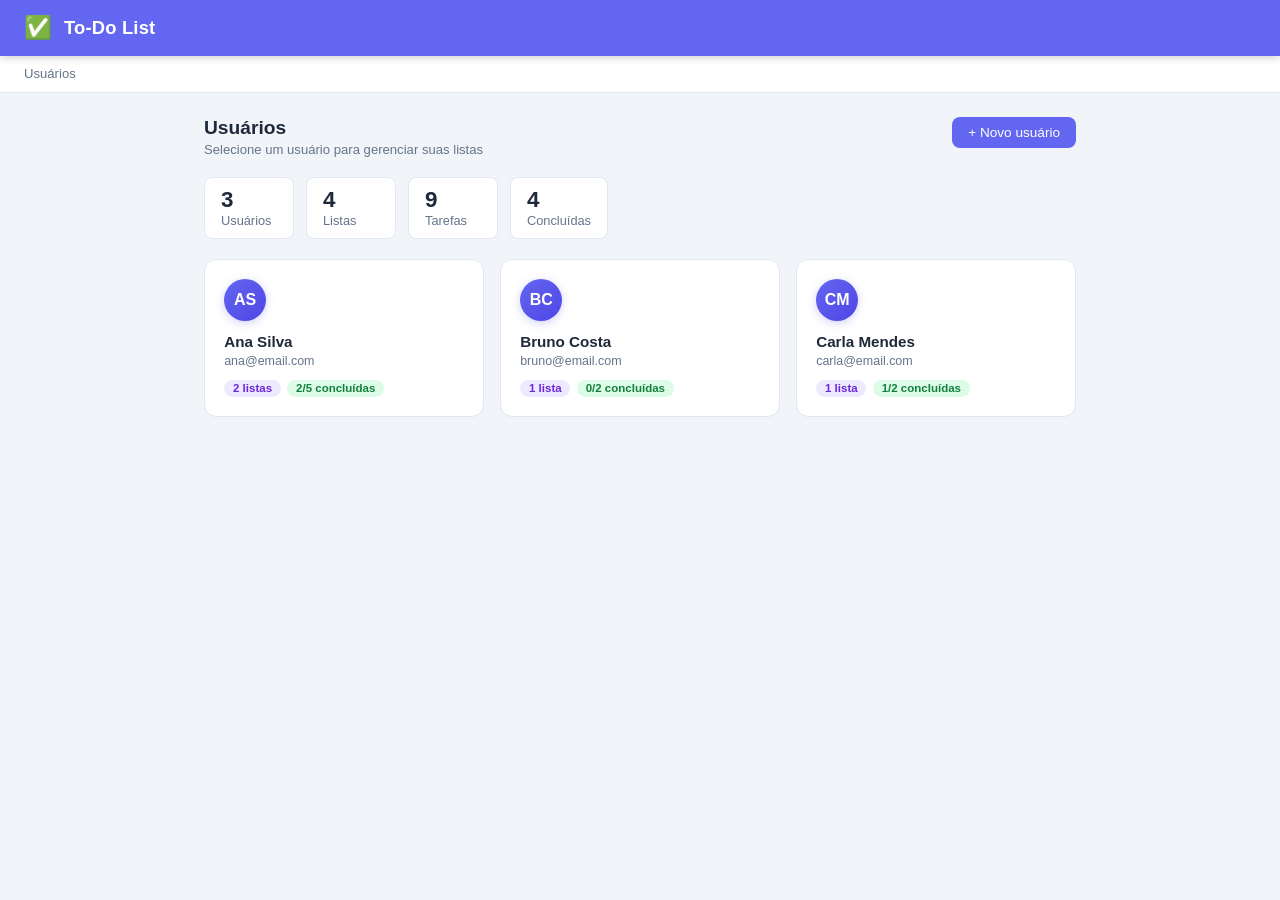
<file: index.html>
<!DOCTYPE html>
<html lang="pt-BR">
<head>
  <meta charset="UTF-8">
  <meta name="viewport" content="width=device-width, initial-scale=1.0">
  <title>Usuários — To-Do List</title>
  <link rel="stylesheet" href="style.css">
</head>
<body>

<header>
  <span class="header-icon">✅</span>
  <h1>To-Do List</h1>
</header>

<nav class="breadcrumb">
  <span>Usuários</span>
</nav>

<main>
  <div class="section-header">
    <div>
      <h2>Usuários</h2>
      <p>Selecione um usuário para gerenciar suas listas</p>
    </div>
    <a href="#modal-user" class="btn btn-primary">+ Novo usuário</a>
  </div>

  <div class="stats">
    <div class="stat"><strong>3</strong>Usuários</div>
    <div class="stat"><strong>4</strong>Listas</div>
    <div class="stat"><strong>9</strong>Tarefas</div>
    <div class="stat"><strong>4</strong>Concluídas</div>
  </div>

  <div class="grid">
    <a href="listas.html" class="card clickable">
      <div class="avatar">AS</div>
      <div class="card-title">Ana Silva</div>
      <div class="card-sub">ana@email.com</div>
      <div class="badges">
        <span class="badge badge-purple">2 listas</span>
        <span class="badge badge-green">2/5 concluídas</span>
      </div>
    </a>

    <a href="listas.html" class="card clickable">
      <div class="avatar">BC</div>
      <div class="card-title">Bruno Costa</div>
      <div class="card-sub">bruno@email.com</div>
      <div class="badges">
        <span class="badge badge-purple">1 lista</span>
        <span class="badge badge-green">0/2 concluídas</span>
      </div>
    </a>

    <a href="listas.html" class="card clickable">
      <div class="avatar">CM</div>
      <div class="card-title">Carla Mendes</div>
      <div class="card-sub">carla@email.com</div>
      <div class="badges">
        <span class="badge badge-purple">1 lista</span>
        <span class="badge badge-green">1/2 concluídas</span>
      </div>
    </a>
  </div>
</main>

<div class="modal-overlay" id="modal-user">
  <div class="modal">
    <h3>Novo Usuário</h3>
    <div class="form-group">
      <label for="inp-user-name">Nome</label>
      <input id="inp-user-name" type="text" placeholder="Ex: João Silva">
    </div>
    <div class="form-group">
      <label for="inp-user-email">E-mail</label>
      <input id="inp-user-email" type="email" placeholder="Ex: joao@email.com">
    </div>
    <div class="modal-actions">
      <a href="#" class="btn btn-ghost">Cancelar</a>
      <button class="btn btn-primary">Criar</button>
    </div>
  </div>
</div>

</body>
</html>
</file>
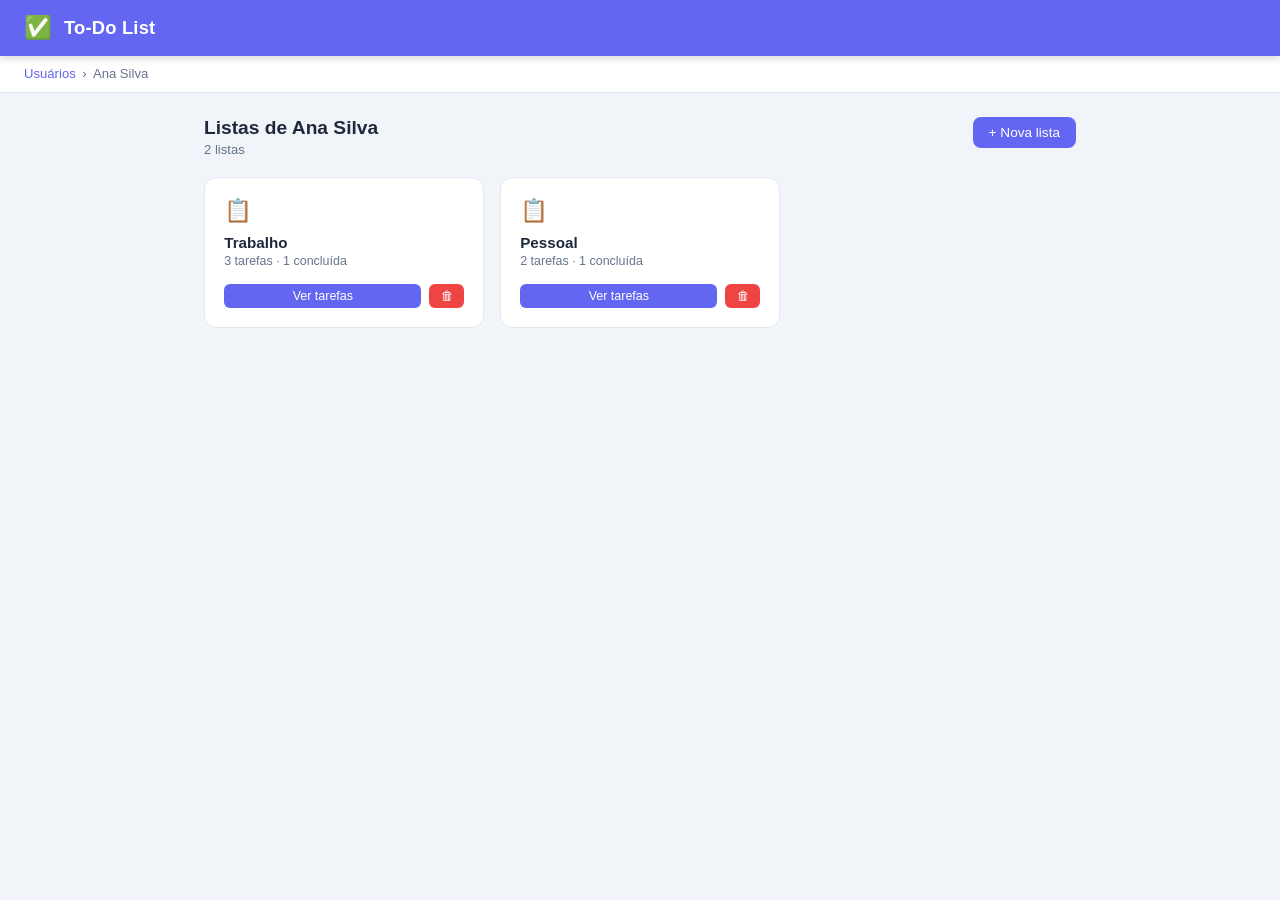
<file: listas.html>
<!DOCTYPE html>
<html lang="pt-BR">
<head>
  <meta charset="UTF-8">
  <meta name="viewport" content="width=device-width, initial-scale=1.0">
  <title>Listas — To-Do List</title>
  <link rel="stylesheet" href="style.css">
</head>
<body>

<header>
  <span class="header-icon">✅</span>
  <h1>To-Do List</h1>
</header>

<nav class="breadcrumb">
  <a href="index.html">Usuários</a>
  <span>›</span>
  <span>Ana Silva</span>
</nav>

<main>
  <div class="section-header">
    <div>
      <h2>Listas de Ana Silva</h2>
      <p>2 listas</p>
    </div>
    <a href="#modal-list" class="btn btn-primary">+ Nova lista</a>
  </div>

  <div class="grid">
    <div class="card">
      <div class="card-icon">📋</div>
      <div class="card-title">Trabalho</div>
      <div class="card-sub">3 tarefas · 1 concluída</div>
      <div class="card-actions">
        <a href="tarefas.html" class="btn btn-primary btn-sm btn-flex">Ver tarefas</a>
        <button class="btn btn-danger btn-sm">🗑</button>
      </div>
    </div>

    <div class="card">
      <div class="card-icon">📋</div>
      <div class="card-title">Pessoal</div>
      <div class="card-sub">2 tarefas · 1 concluída</div>
      <div class="card-actions">
        <a href="tarefas.html" class="btn btn-primary btn-sm btn-flex">Ver tarefas</a>
        <button class="btn btn-danger btn-sm">🗑</button>
      </div>
    </div>
  </div>
</main>

<div class="modal-overlay" id="modal-list">
  <div class="modal">
    <h3>Nova Lista</h3>
    <div class="form-group">
      <label for="inp-list-name">Nome</label>
      <input id="inp-list-name" type="text" placeholder="Ex: Trabalho, Compras…">
    </div>
    <div class="modal-actions">
      <a href="#" class="btn btn-ghost">Cancelar</a>
      <button class="btn btn-primary">Criar</button>
    </div>
  </div>
</div>

</body>
</html>
</file>
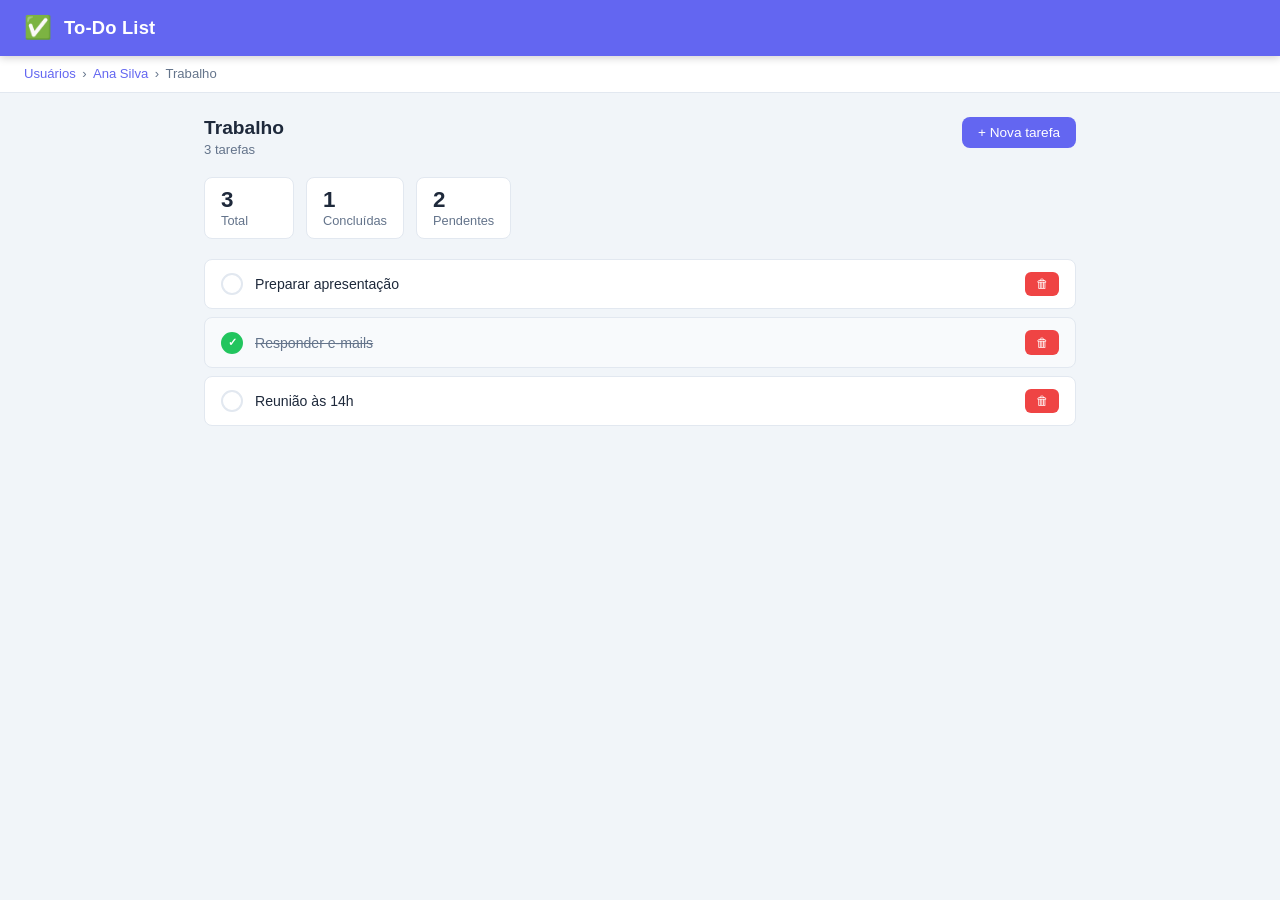
<file: tarefas.html>
<!DOCTYPE html>
<html lang="pt-BR">
<head>
  <meta charset="UTF-8">
  <meta name="viewport" content="width=device-width, initial-scale=1.0">
  <title>Tarefas — To-Do List</title>
  <link rel="stylesheet" href="style.css">
</head>
<body>

<header>
  <span class="header-icon">✅</span>
  <h1>To-Do List</h1>
</header>

<nav class="breadcrumb">
  <a href="index.html">Usuários</a>
  <span>›</span>
  <a href="listas.html">Ana Silva</a>
  <span>›</span>
  <span>Trabalho</span>
</nav>

<main>
  <div class="section-header">
    <div>
      <h2>Trabalho</h2>
      <p>3 tarefas</p>
    </div>
    <a href="#modal-task" class="btn btn-primary">+ Nova tarefa</a>
  </div>

  <div class="stats">
    <div class="stat"><strong>3</strong>Total</div>
    <div class="stat"><strong>1</strong>Concluídas</div>
    <div class="stat"><strong>2</strong>Pendentes</div>
  </div>

  <div class="task-list">
    <div class="task-item">
      <div class="checkbox"></div>
      <span class="task-title">Preparar apresentação</span>
      <button class="btn btn-danger btn-sm">🗑</button>
    </div>

    <div class="task-item done">
      <div class="checkbox checked"></div>
      <span class="task-title">Responder e-mails</span>
      <button class="btn btn-danger btn-sm">🗑</button>
    </div>

    <div class="task-item">
      <div class="checkbox"></div>
      <span class="task-title">Reunião às 14h</span>
      <button class="btn btn-danger btn-sm">🗑</button>
    </div>
  </div>
</main>

<div class="modal-overlay" id="modal-task">
  <div class="modal">
    <h3>Nova Tarefa</h3>
    <div class="form-group">
      <label for="inp-task-title">Descrição</label>
      <input id="inp-task-title" type="text" placeholder="Ex: Estudar JavaScript">
    </div>
    <div class="modal-actions">
      <a href="#" class="btn btn-ghost">Cancelar</a>
      <button class="btn btn-primary">Adicionar</button>
    </div>
  </div>
</div>

</body>
</html>
</file>
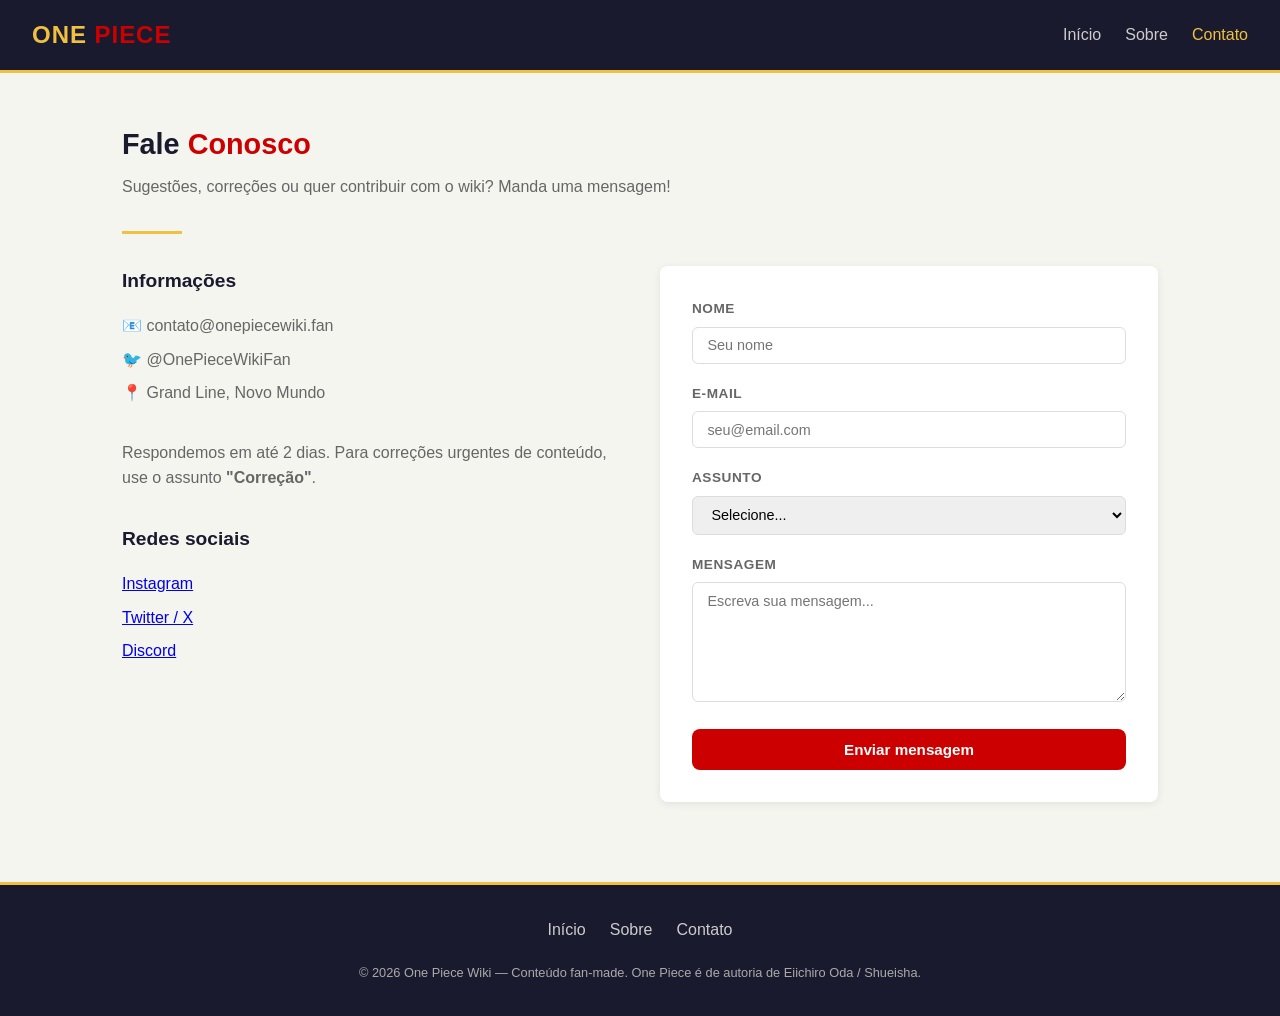
<file: site simples/contato.html>
<!DOCTYPE html>
<html lang="pt-BR">
<head>
  <meta charset="UTF-8">
  <meta name="viewport" content="width=device-width, initial-scale=1.0">
  <title>One Piece Wiki — Contato</title>
  <link rel="stylesheet" href="style.css">
</head>
<body>

  <header>
    <a href="index.html" class="logo">ONE <span>PIECE</span></a>
    <nav>
      <ul>
        <li><a href="index.html">Início</a></li>
        <li><a href="sobre.html">Sobre</a></li>
        <li><a href="contato.html" class="active">Contato</a></li>
      </ul>
    </nav>
  </header>

  <main>

    <section>
      <h2 class="section-title">Fale <span>Conosco</span></h2>
      <p class="section-subtitle">Sugestões, correções ou quer contribuir com o wiki? Manda uma mensagem!</p>
      <hr class="divider">

      <div class="contact-wrapper">

        <div class="contact-info">
          <h3>Informações</h3>
          <p>📧 contato@onepiecewiki.fan</p>
          <p>🐦 @OnePieceWikiFan</p>
          <p>📍 Grand Line, Novo Mundo</p>
          <br>
          <p>Respondemos em até 2 dias. Para correções urgentes de conteúdo, use o assunto <strong>"Correção"</strong>.</p>
          <br>
          <h3>Redes sociais</h3>
          <p><a href="#">Instagram</a></p>
          <p><a href="#">Twitter / X</a></p>
          <p><a href="#">Discord</a></p>
        </div>

        <div class="contact-form">
          <form action="#" method="post">

            <div class="form-group">
              <label for="nome">Nome</label>
              <input type="text" id="nome" name="nome" placeholder="Seu nome" required>
            </div>

            <div class="form-group">
              <label for="email">E-mail</label>
              <input type="email" id="email" name="email" placeholder="seu@email.com" required>
            </div>

            <div class="form-group">
              <label for="assunto">Assunto</label>
              <select id="assunto" name="assunto">
                <option value="">Selecione...</option>
                <option value="sugestao">Sugestão de conteúdo</option>
                <option value="correcao">Correção</option>
                <option value="colaboracao">Quero colaborar</option>
                <option value="outro">Outro</option>
              </select>
            </div>

            <div class="form-group">
              <label for="mensagem">Mensagem</label>
              <textarea id="mensagem" name="mensagem" placeholder="Escreva sua mensagem..." required></textarea>
            </div>

            <button type="submit" class="btn-submit">Enviar mensagem</button>

          </form>
        </div>

      </div>
    </section>

  </main>

  <footer>
    <nav>
      <ul>
        <li><a href="index.html">Início</a></li>
        <li><a href="sobre.html">Sobre</a></li>
        <li><a href="contato.html">Contato</a></li>
      </ul>
    </nav>
    <small>&copy; 2026 One Piece Wiki — Conteúdo fan-made. One Piece é de autoria de Eiichiro Oda / Shueisha.</small>
  </footer>

</body>
</html>
</file>
<file: style.css>
*, *::before, *::after { box-sizing: border-box; margin: 0; padding: 0; }

:root {
  --primary: #6366f1;
  --primary-dark: #4f46e5;
  --danger: #ef4444;
  --success: #22c55e;
  --bg: #f1f5f9;
  --card: #ffffff;
  --text: #1e293b;
  --muted: #64748b;
  --border: #e2e8f0;
  --radius: 12px;
}

body {
  font-family: -apple-system, BlinkMacSystemFont, 'Segoe UI', sans-serif;
  background: var(--bg);
  color: var(--text);
  min-height: 100vh;
}

header {
  background: var(--primary);
  color: white;
  padding: 0.9rem 1.5rem;
  display: flex;
  align-items: center;
  gap: 0.75rem;
  box-shadow: 0 2px 8px rgba(0,0,0,0.18);
  position: sticky;
  top: 0;
  z-index: 10;
}
header h1    { font-size: 1.15rem; font-weight: 600; letter-spacing: 0.01em; }
.header-icon { font-size: 1.4rem; }

.breadcrumb {
  background: white;
  padding: 0.65rem 1.5rem;
  border-bottom: 1px solid var(--border);
  display: flex;
  align-items: center;
  gap: 0.4rem;
  font-size: 0.82rem;
  flex-wrap: wrap;
}
.breadcrumb span { color: var(--muted); }
.breadcrumb a {
  color: var(--primary);
  text-decoration: none;
  font-weight: 500;
}
.breadcrumb a:hover { text-decoration: underline; }

main {
  max-width: 920px;
  margin: 0 auto;
  padding: 1.5rem;
}

.section-header {
  display: flex;
  justify-content: space-between;
  align-items: flex-start;
  margin-bottom: 1.25rem;
  gap: 1rem;
}
.section-header h2 { font-size: 1.2rem; }
.section-header p  { font-size: 0.82rem; color: var(--muted); margin-top: 0.2rem; }

.btn {
  padding: 0.5rem 1rem;
  border: none;
  border-radius: 8px;
  cursor: pointer;
  font-size: 0.85rem;
  font-weight: 500;
  transition: opacity 0.15s, transform 0.1s;
  display: inline-flex;
  align-items: center;
  gap: 0.35rem;
  white-space: nowrap;
  text-decoration: none;
}
.btn:hover   { opacity: 0.86; }
.btn:active  { transform: scale(0.97); }
.btn-primary { background: var(--primary); color: white; }
.btn-danger  { background: var(--danger);  color: white; }
.btn-ghost   { background: transparent; color: var(--muted); border: 1px solid var(--border); }
.btn-sm      { padding: 0.32rem 0.7rem; font-size: 0.78rem; border-radius: 6px; }
.btn-flex    { flex: 1; justify-content: center; }

.stats { display: flex; gap: 0.75rem; margin-bottom: 1.25rem; flex-wrap: wrap; }
.stat {
  background: white;
  border: 1px solid var(--border);
  border-radius: 8px;
  padding: 0.65rem 1rem;
  font-size: 0.8rem;
  color: var(--muted);
  min-width: 90px;
}
.stat strong { display: block; font-size: 1.4rem; color: var(--text); line-height: 1.1; font-weight: 700; }

.grid {
  display: grid;
  grid-template-columns: repeat(auto-fill, minmax(230px, 1fr));
  gap: 1rem;
}

.card {
  background: var(--card);
  border-radius: var(--radius);
  padding: 1.2rem;
  border: 1px solid var(--border);
  transition: box-shadow 0.15s, transform 0.15s;
  text-decoration: none;
  color: inherit;
  display: block;
}
.card:hover           { box-shadow: 0 4px 16px rgba(0,0,0,0.08); }
.card.clickable:hover { transform: translateY(-2px); box-shadow: 0 6px 20px rgba(99,102,241,0.12); }

.card-icon    { font-size: 1.4rem; margin-bottom: 0.6rem; }
.card-title   { font-weight: 600; font-size: 0.95rem; }
.card-sub     { font-size: 0.78rem; color: var(--muted); margin-top: 0.2rem; }
.card-actions { display: flex; gap: 0.5rem; margin-top: 1rem; }

.avatar {
  width: 42px; height: 42px;
  border-radius: 50%;
  background: linear-gradient(135deg, var(--primary), var(--primary-dark));
  color: white;
  display: flex; align-items: center; justify-content: center;
  font-weight: 700; font-size: 1rem;
  margin-bottom: 0.75rem;
  box-shadow: 0 2px 8px rgba(99,102,241,0.3);
}

.badge {
  display: inline-block;
  padding: 0.18rem 0.55rem;
  border-radius: 999px;
  font-size: 0.72rem;
  font-weight: 600;
}
.badge-purple { background: #ede9fe; color: #6d28d9; }
.badge-green  { background: #dcfce7; color: #15803d; }
.badges       { display: flex; gap: 0.4rem; flex-wrap: wrap; margin-top: 0.75rem; }

.task-list { display: flex; flex-direction: column; gap: 0.5rem; }

.task-item {
  display: flex;
  align-items: center;
  gap: 0.75rem;
  background: var(--card);
  border: 1px solid var(--border);
  border-radius: 8px;
  padding: 0.75rem 1rem;
}
.task-item.done             { background: #f8fafc; }
.task-item.done .task-title { text-decoration: line-through; color: var(--muted); }

.task-title { flex: 1; font-size: 0.88rem; }

.checkbox {
  width: 22px; height: 22px;
  border-radius: 50%;
  border: 2px solid var(--border);
  display: flex; align-items: center; justify-content: center;
  flex-shrink: 0;
}
.checkbox.checked        { background: var(--success); border-color: var(--success); }
.checkbox.checked::after { content: '✓'; color: white; font-size: 11px; font-weight: 800; }

.empty {
  text-align: center;
  padding: 3rem 1rem;
  color: var(--muted);
  grid-column: 1 / -1;
}
.empty .icon { font-size: 2.5rem; margin-bottom: 0.75rem; }
.empty p     { font-size: 0.88rem; }

.modal-overlay {
  display: none;
  position: fixed; inset: 0;
  background: rgba(15,23,42,0.5);
  align-items: center; justify-content: center;
  z-index: 100;
  padding: 1rem;
}
.modal-overlay:target { display: flex; animation: fadeIn 0.15s; }

@keyframes fadeIn  { from { opacity: 0 } to { opacity: 1 } }
@keyframes slideUp { from { transform: translateY(20px); opacity: 0 } to { transform: translateY(0); opacity: 1 } }

.modal {
  background: white;
  border-radius: var(--radius);
  padding: 1.5rem;
  width: 100%; max-width: 400px;
  box-shadow: 0 24px 64px rgba(0,0,0,0.2);
  animation: slideUp 0.2s;
}
.modal h3 { margin-bottom: 1.1rem; font-size: 1.05rem; }

.form-group       { margin-bottom: 0.9rem; }
.form-group label {
  display: block;
  font-size: 0.8rem;
  font-weight: 600;
  margin-bottom: 0.35rem;
  color: var(--muted);
  text-transform: uppercase;
  letter-spacing: 0.04em;
}
.form-group input {
  width: 100%;
  padding: 0.6rem 0.85rem;
  border: 1px solid var(--border);
  border-radius: 8px;
  font-size: 0.9rem;
  outline: none;
}
.form-group input:focus {
  border-color: var(--primary);
  box-shadow: 0 0 0 3px rgba(99,102,241,0.12);
}

.modal-actions { display: flex; gap: 0.5rem; justify-content: flex-end; margin-top: 1.25rem; }

@media (max-width: 580px) {
  main { padding: 1rem; }
  .grid { grid-template-columns: 1fr; }
  .section-header { flex-direction: column; align-items: flex-start; }
}
</file>
<file: site simples/style.css>
:root {
  --red: #cc0000;
  --gold: #f0c040;
  --dark: #1a1a2e;
  --dark-alt: #16213e;
  --light: #f5f5f0;
  --text: #222;
  --muted: #666;
  --radius: 8px;
}

* {
  box-sizing: border-box;
  margin: 0;
  padding: 0;
}

body {
  font-family: 'Segoe UI', sans-serif;
  background: var(--light);
  color: var(--text);
  line-height: 1.6;
}

/* ── Header / Nav ── */
header {
  background: var(--dark);
  border-bottom: 3px solid var(--gold);
  padding: 1rem 2rem;
  display: flex;
  align-items: center;
  justify-content: space-between;
  flex-wrap: wrap;
  gap: 1rem;
  position: sticky;
  top: 0;
  z-index: 100;
}

.logo {
  color: var(--gold);
  font-size: 1.5rem;
  font-weight: 800;
  text-decoration: none;
  letter-spacing: 0.04em;
}

.logo span {
  color: var(--red);
}

nav ul {
  list-style: none;
  display: flex;
  gap: 1.5rem;
}

nav a {
  color: #ccc;
  text-decoration: none;
  font-weight: 500;
  transition: color 0.2s;
}

nav a:hover,
nav a.active {
  color: var(--gold);
}

/* ── Hero ── */
.hero {
  background: linear-gradient(135deg, var(--dark) 60%, var(--dark-alt));
  color: white;
  text-align: center;
  padding: 5rem 2rem;
}

.hero h1 {
  font-size: 3rem;
  color: var(--gold);
  margin-bottom: 1rem;
  text-shadow: 2px 2px 8px rgba(0,0,0,0.6);
}

.hero p {
  font-size: 1.15rem;
  color: #ccc;
  max-width: 600px;
  margin: 0 auto 2rem;
}

.btn {
  display: inline-block;
  padding: 0.7rem 1.8rem;
  border-radius: var(--radius);
  font-weight: 600;
  text-decoration: none;
  transition: opacity 0.2s;
}

.btn:hover { opacity: 0.85; }

.btn-primary {
  background: var(--red);
  color: white;
}

.btn-outline {
  border: 2px solid var(--gold);
  color: var(--gold);
  margin-left: 0.75rem;
}

/* ── Main ── */
main {
  max-width: 1100px;
  margin: 0 auto;
  padding: 3rem 2rem;
}

/* ── Section title ── */
.section-title {
  font-size: 1.8rem;
  color: var(--dark);
  margin-bottom: 0.4rem;
}

.section-title span {
  color: var(--red);
}

.section-subtitle {
  color: var(--muted);
  margin-bottom: 2rem;
}

.divider {
  border: none;
  border-top: 3px solid var(--gold);
  width: 60px;
  margin: 0.5rem 0 2rem;
}

/* ── Cards grid ── */
.cards-grid {
  display: grid;
  grid-template-columns: repeat(auto-fill, minmax(260px, 1fr));
  gap: 1.5rem;
  margin-bottom: 3rem;
}

.card {
  background: white;
  border-radius: var(--radius);
  overflow: hidden;
  box-shadow: 0 2px 8px rgba(0,0,0,0.08);
  transition: transform 0.2s, box-shadow 0.2s;
}

.card:hover {
  transform: translateY(-4px);
  box-shadow: 0 6px 20px rgba(0,0,0,0.14);
}

.card img {
  width: 100%;
  display: block;
}

.card-body {
  padding: 1.2rem;
}

.card-title {
  font-size: 1.1rem;
  font-weight: 700;
  margin-bottom: 0.4rem;
  color: var(--dark);
}

.card-text {
  font-size: 0.88rem;
  color: var(--muted);
}

.card-badge {
  display: inline-block;
  background: var(--red);
  color: white;
  font-size: 0.72rem;
  font-weight: 700;
  padding: 0.2rem 0.6rem;
  border-radius: 999px;
  margin-bottom: 0.5rem;
  text-transform: uppercase;
}

/* ── Sobre page ── */
.about-grid {
  display: grid;
  grid-template-columns: 1fr 1fr;
  gap: 2rem;
  align-items: start;
  margin-bottom: 3rem;
}

.about-grid img {
  width: 100%;
  border-radius: var(--radius);
  box-shadow: 0 4px 16px rgba(0,0,0,0.15);
}

.about-text h3 {
  font-size: 1.3rem;
  color: var(--dark);
  margin-bottom: 0.75rem;
}

.about-text p {
  color: #444;
  margin-bottom: 1rem;
}

/* ── Tabela ── */
.stats-table {
  width: 100%;
  border-collapse: collapse;
  margin-bottom: 3rem;
  font-size: 0.9rem;
}

.stats-table th {
  background: var(--dark);
  color: var(--gold);
  padding: 0.75rem 1rem;
  text-align: left;
}

.stats-table td {
  padding: 0.75rem 1rem;
  border-bottom: 1px solid #e0e0e0;
}

.stats-table tr:nth-child(even) td {
  background: #f9f9f9;
}

/* ── Contato ── */
.contact-wrapper {
  display: grid;
  grid-template-columns: 1fr 1fr;
  gap: 2.5rem;
  align-items: start;
}

.contact-info h3 {
  font-size: 1.2rem;
  margin-bottom: 1rem;
  color: var(--dark);
}

.contact-info p {
  color: var(--muted);
  margin-bottom: 0.5rem;
}

.contact-form {
  background: white;
  padding: 2rem;
  border-radius: var(--radius);
  box-shadow: 0 2px 8px rgba(0,0,0,0.08);
}

.form-group {
  margin-bottom: 1.2rem;
}

.form-group label {
  display: block;
  font-size: 0.85rem;
  font-weight: 600;
  color: var(--muted);
  text-transform: uppercase;
  letter-spacing: 0.04em;
  margin-bottom: 0.4rem;
}

.form-group input,
.form-group textarea,
.form-group select {
  width: 100%;
  padding: 0.6rem 0.9rem;
  border: 1px solid #ddd;
  border-radius: 6px;
  font-size: 0.9rem;
  font-family: inherit;
  outline: none;
  transition: border-color 0.2s;
}

.form-group input:focus,
.form-group textarea:focus,
.form-group select:focus {
  border-color: var(--red);
}

.form-group textarea {
  resize: vertical;
  min-height: 120px;
}

.btn-submit {
  background: var(--red);
  color: white;
  border: none;
  padding: 0.75rem 2rem;
  border-radius: var(--radius);
  font-size: 0.95rem;
  font-weight: 600;
  cursor: pointer;
  width: 100%;
  transition: opacity 0.2s;
}

.btn-submit:hover { opacity: 0.85; }

/* ── Footer ── */
footer {
  background: var(--dark);
  border-top: 3px solid var(--gold);
  color: #aaa;
  text-align: center;
  padding: 2rem;
  margin-top: 2rem;
}

footer nav {
  margin-bottom: 1rem;
}

footer nav ul {
  justify-content: center;
}

footer small {
  font-size: 0.8rem;
}

/* ── Responsive ── */
@media (max-width: 700px) {
  .hero h1 { font-size: 2rem; }
  .about-grid,
  .contact-wrapper { grid-template-columns: 1fr; }
  header { flex-direction: column; align-items: flex-start; }
}
</file>
